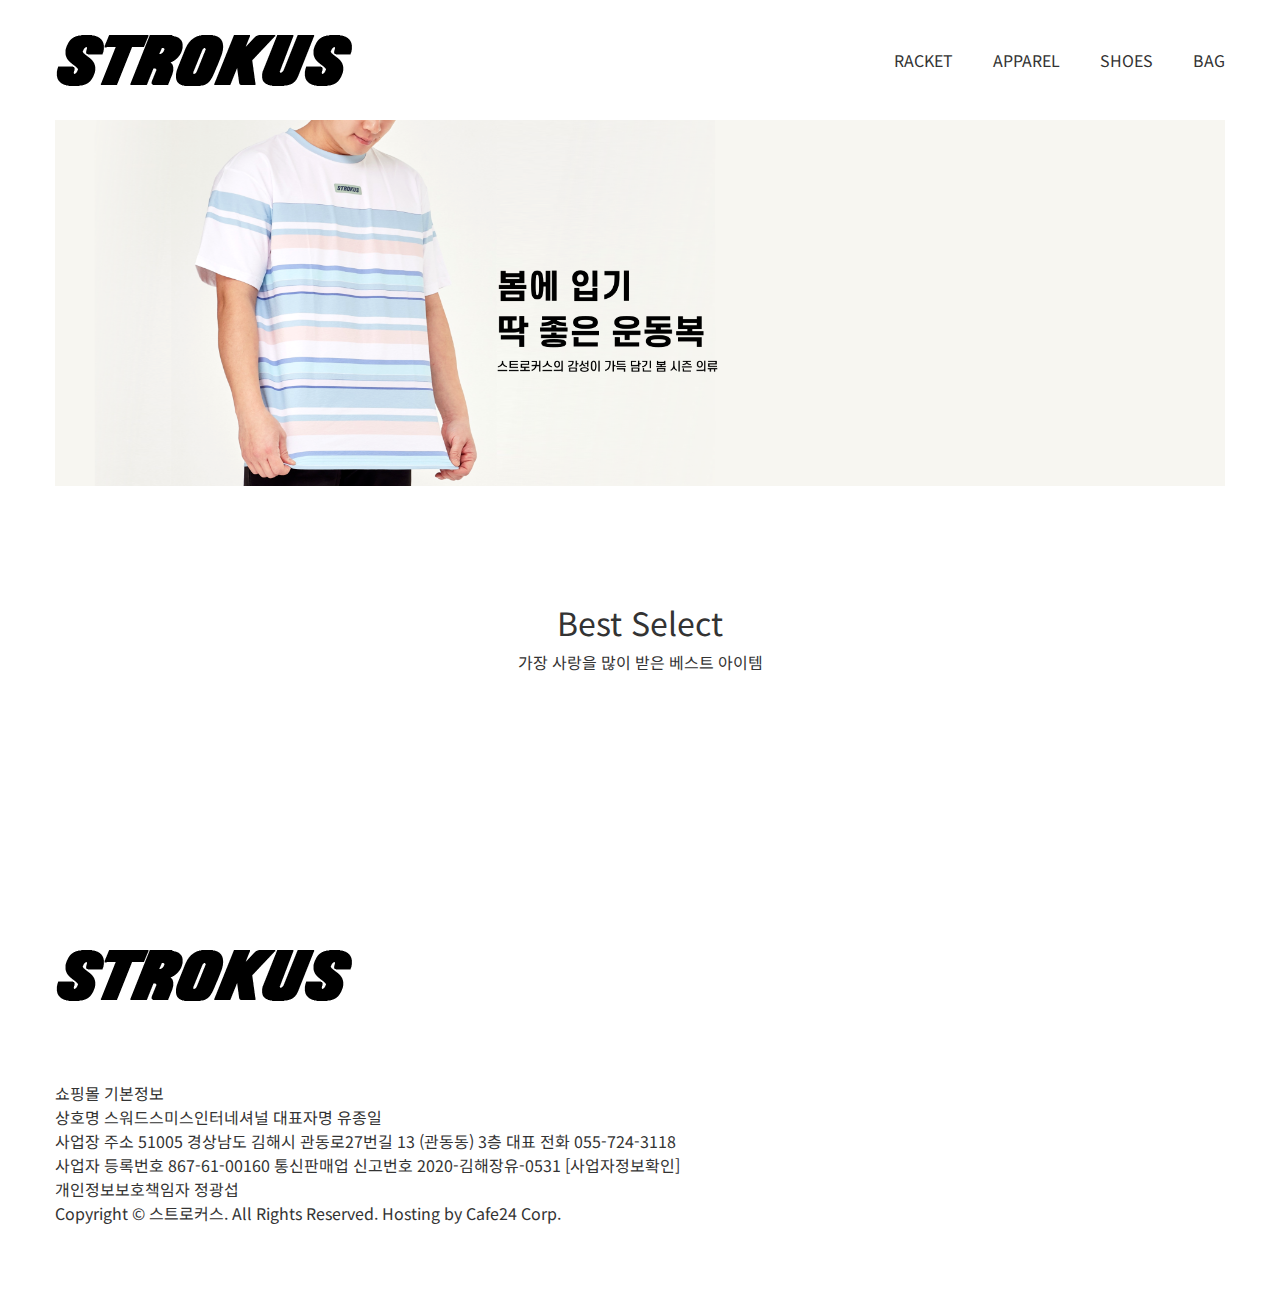
<file: 시안 코드로 만들기/index.html>
<!DOCTYPE html>
<html lang="ko">

<head>
    <meta charset="UTF-8">
    <meta name="viewport" content="width=device-width, initial-scale=1.0">
    <title>스트로커스 사이트 </title>
    <link rel="stylesheet" href="./css/reset.css">
    <link rel="stylesheet" href="./css/fonts.css">
    <link rel="stylesheet" href="./css/style.css">
    <style>

    </style>

</head>

<body>
    <header class="header">
        <div class="inner">
            <h1>
                <a href="/">
                    <img src="./imagse/logo.png" alt="">
                </a>
            </h1>
            <nav class="gnb">
                <ul>
                    <li><a href="">RACKET</a></li>
                    <li><a href="">APPAREL</a></li>
                    <li><a href="">SHOES</a></li>
                    <li><a href="">BAG</a></li>
                </ul>
            </nav>
        </div>
        <section class="main_visual">
            <img src="./imagse/사진002.png" alt="" srcset="">
        </section>
    </header>
    <main id="content">
        <section class="main_content">
            <h2>Best Select</h2>
            <p>가장 사랑을 많이 받은 베스트 아이템</p>
          
        </section>
        <main>

            <footer class="footer">
                <div class="ft">
                    <div class="inner">
                        <div class="ft">
                            <div class="inner">
                                <img src="./imagse/logo.png" al>
                            </div>
                            <ul class="customer">
                                <li><a href="">쇼핑몰 기본정보</a></li>
                                <li><a href="">상호명 스워드스미스인터네셔널
                                        대표자명 유종일 </a></li>
                                <li><a href="">사업장 주소 51005 경상남도 김해시 관동로27번길 13 (관동동) 3층
                                        대표 전화 055-724-3118</a></li>
                                <li><a href="">사업자 등록번호 867-61-00160
                                        통신판매업 신고번호 2020-김해장유-0531 [사업자정보확인]</a></li>
                                <li><a href="">개인정보보호책임자 정광섭
                                    </a></li>
                                <li><a href="">Copyright © 스트로커스. All Rights Reserved. Hosting by Cafe24 Corp.</a></li>
                            </ul>
                        </div>
                    </div>
                </div>
                </div>




            </footer>


</body>


</html>
</file>
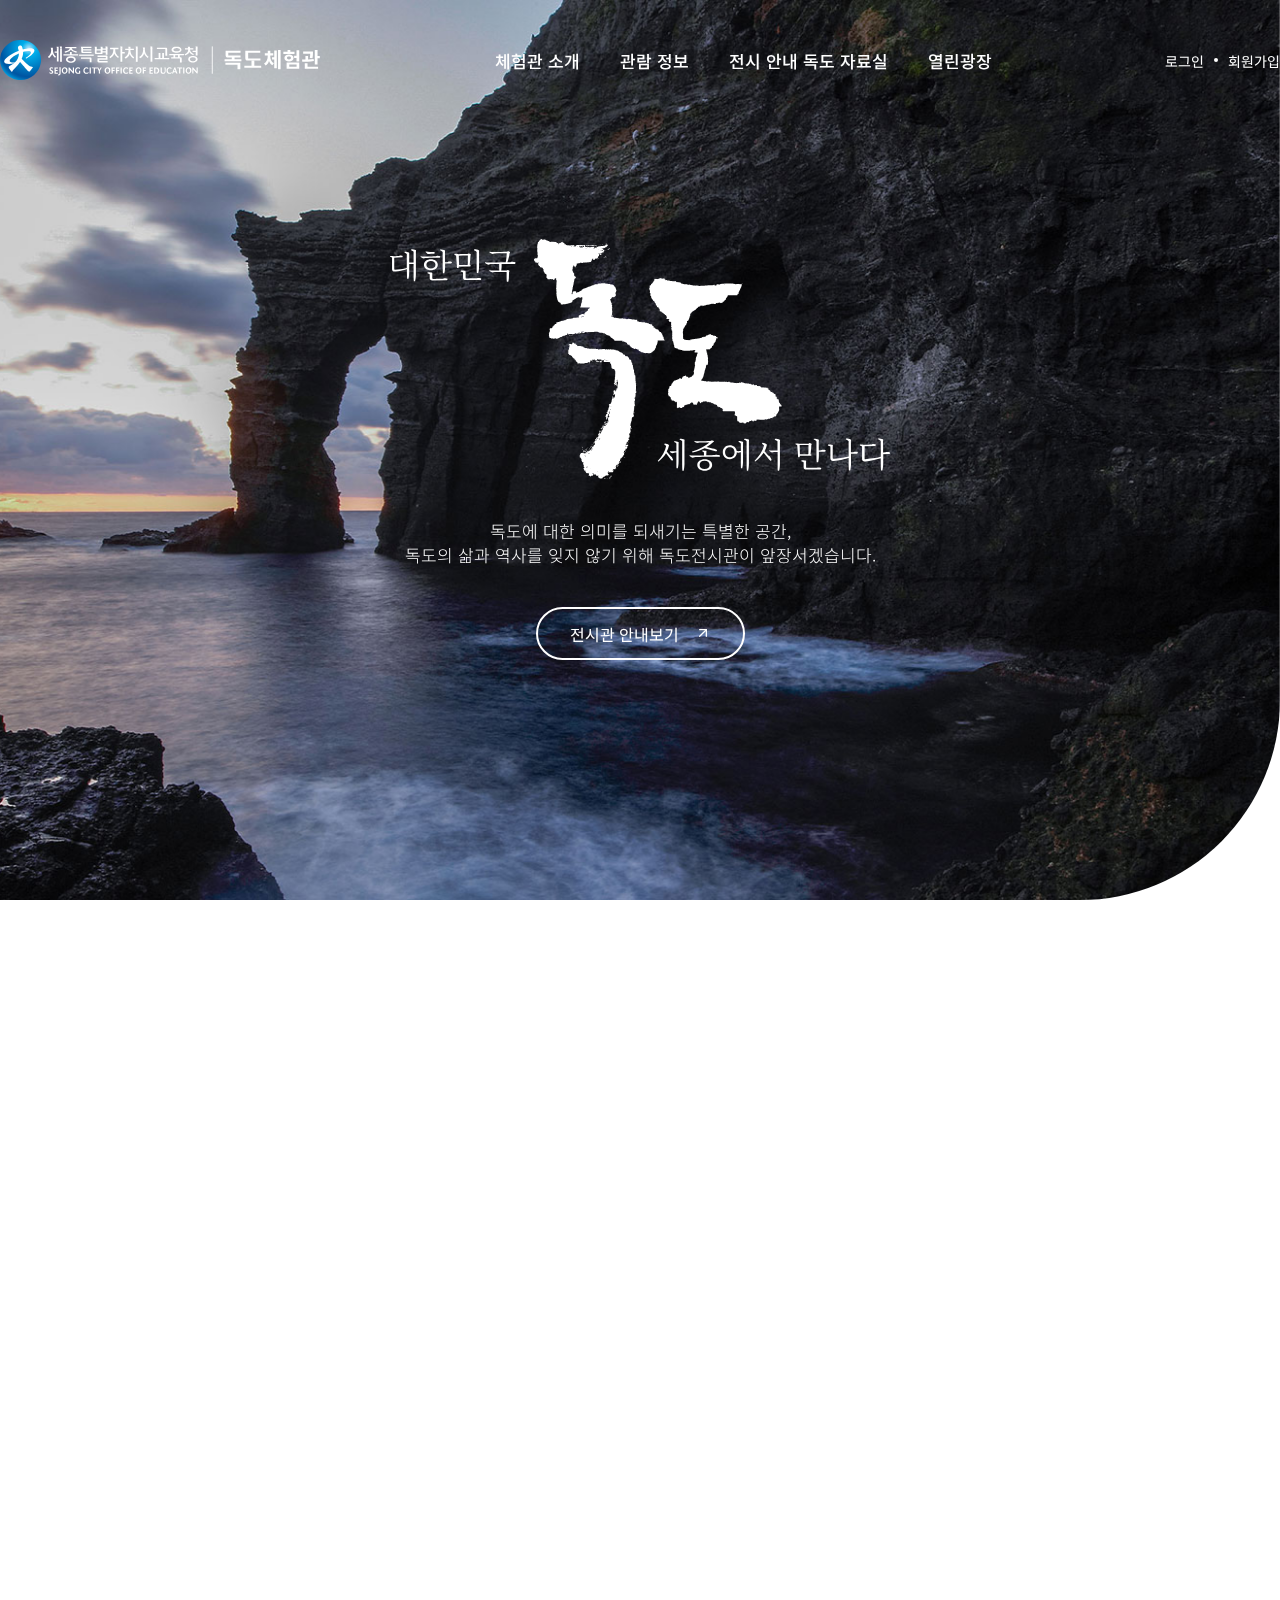
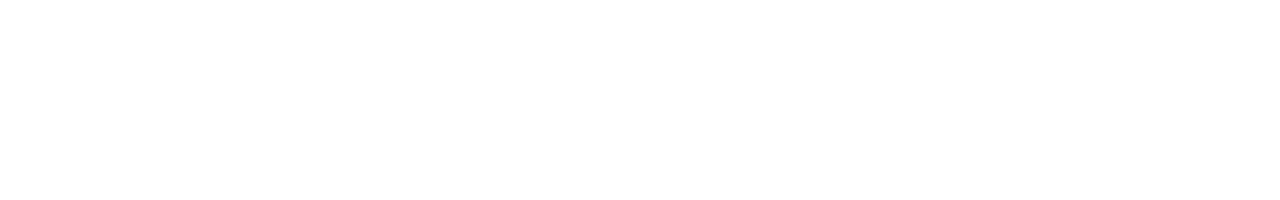
<file: 실습 따라 만들기 독도/index.html>
<!DOCTYPE html>
<html lang="ko">

<head>
    <meta charset="UTF-8">
    <meta name="viewport" content="width=device-width, initial-scale=1.0">
    <title>독도체험관 - 따라 만들기</title>
    <link rel="stylesheet" href="./css/reset.css">
    <link rel="stylesheet" href="./css/fonts.css">
    <link rel="stylesheet" href="./css/base.css">
    <link rel="stylesheet" href="./css/swiper-bundle.css">
    <link rel="stylesheet" href="./css/style.css">

    <script src="./js/jquery-1.12.4.min.js"></script>
    <script src="./js/swiper-bundle.min.js"></script>
    <script src="./js/coustom.js"></script>
</head>

<body>

    <header class="header">
        <div class="inner hd_wrap">
            <h1>
                <a href="">
                    <img src="./images/logo_simbol.svg" alt="">
                    <img src="./images/logo_tx.svg" alt="" class="logo_txt">
                </a>
            </h1>
            <nav class="gnb">
                <ul>
                    <li><a href="">체험관 소개</a></li>
                    <li><a href="">관람 정보</a></li>
                    <li><a href=""> 전시 안내 독도 자료실</a></li>
                    <li><a href=""> 열린광장</a></li>
                </ul>
            </nav>
            <div class="utils">
                <ul>
                    <li><a href="">로그인</a></li>
                    <li><a href="">회원가입</a></li>
                </ul>
            </div>
        </div>
    </header>

    <main id="content">
        <section class="main_visual">
            <h2 class="blind"></h2>
            <div class="swiper main_visual_slide">
                <div class="swiper-wrapper">
                    <div class="swiper-slide itm itm01">
                        <div class="bg" data-swiper-parallax="45%"></div>
                        <div class="slg">
                            <figure>
                                <img src="./images/visual_tx.svg" alt="" srcset="">
                            </figure>
                            <p>
                                독도에 대한 의미를 되새기는 특별한 공간,<br>
                                독도의 삶과 역사를 잊지 않기 위해 독도전시관이
                                앞장서겠습니다.
                            </p>
                            <a href="" class="btn">전시관 안내보기</a>
                        </div>
                    </div>
                    <div class="swiper-slide itm itm02">
                        <div class="bg" data-swiper-parallax="45%"></div>
                        <div class="slg">
                            <figure>
                                <img src="./images/visual_tx.svg" alt="" srcset="">
                            </figure>
                            <p>
                                독도에 대한 의미를 되새기는 특별한 공간,<br>
                                독도의 삶과 역사를 잊지 않기 위해 독도전시관이
                                앞장서겠습니다.
                            </p>
                            <a href="" class="btn">전시관 안내보기</a>
                        </div>
                    </div>
                </div>
            </div>
        </section>
        <div class="test"></div>

        </div>
    </main>

    <footer class="footer">

    </footer>
</body>

</html>
</file>
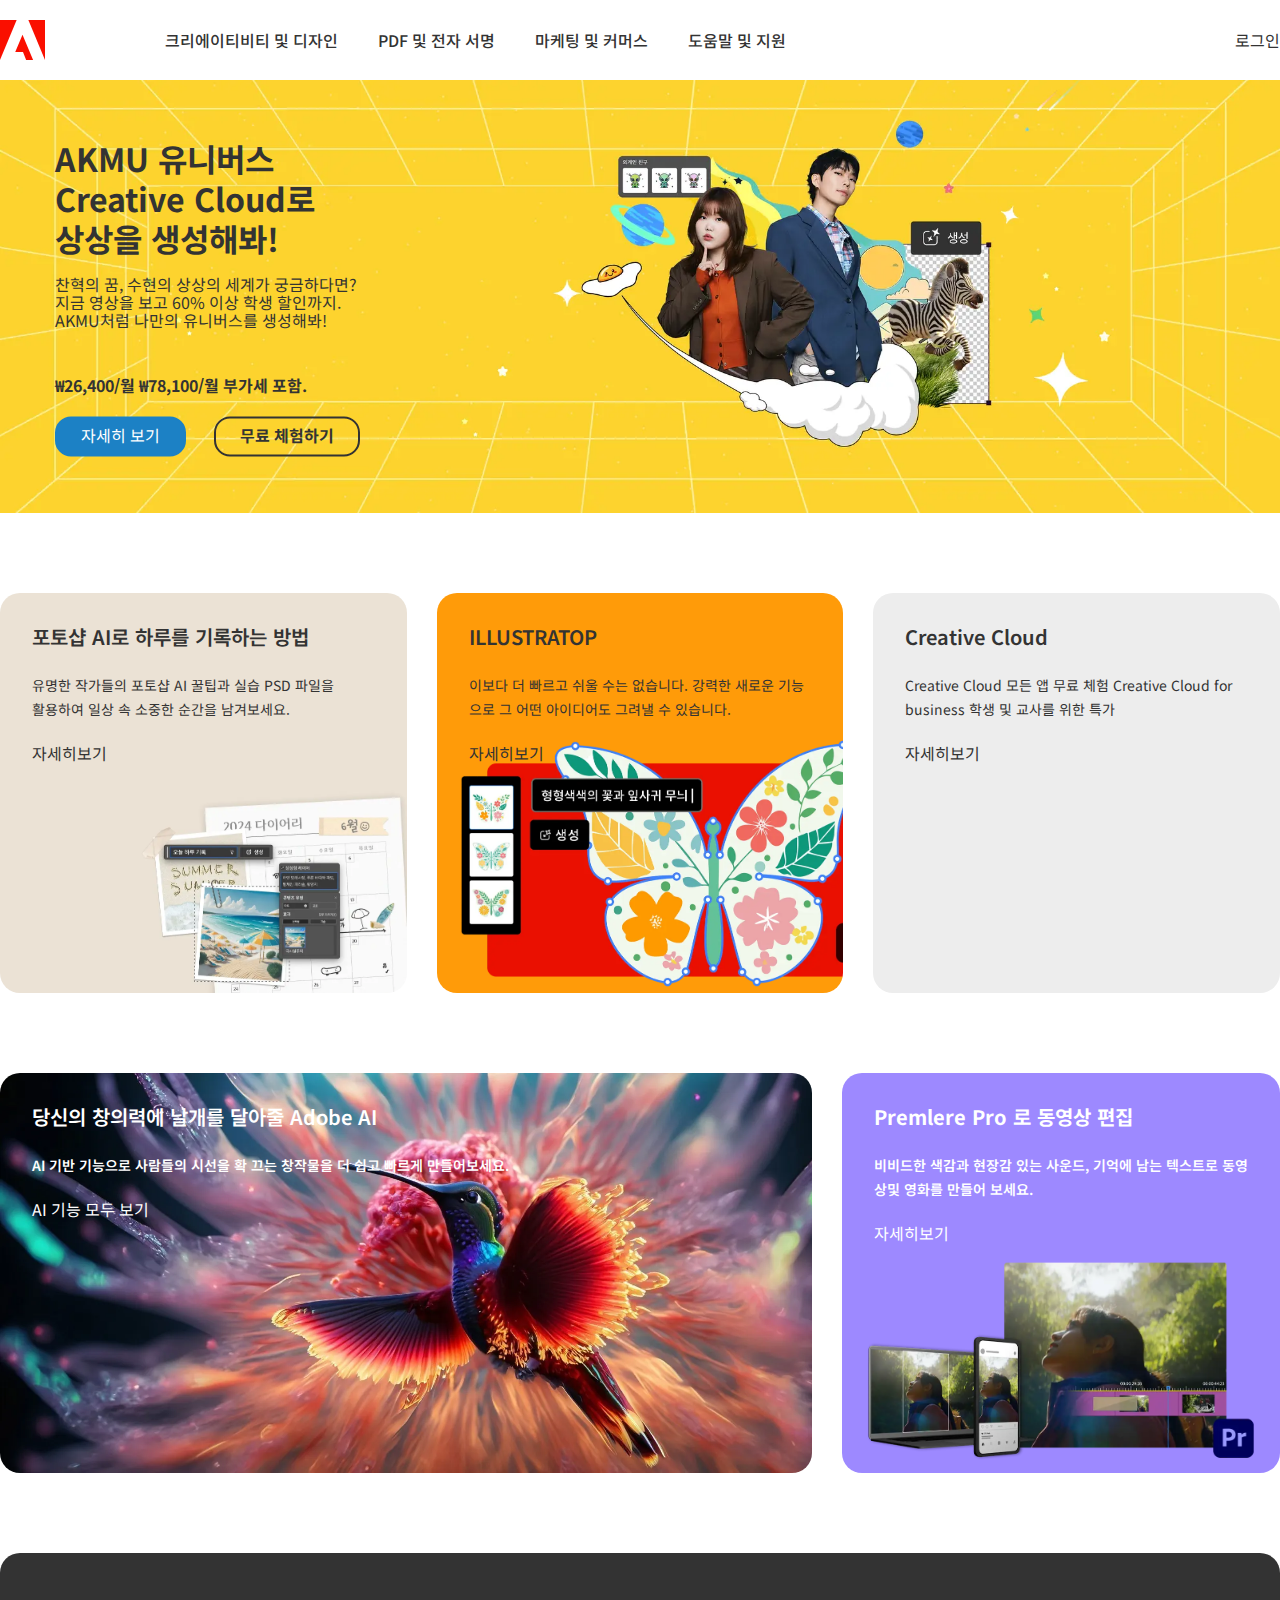
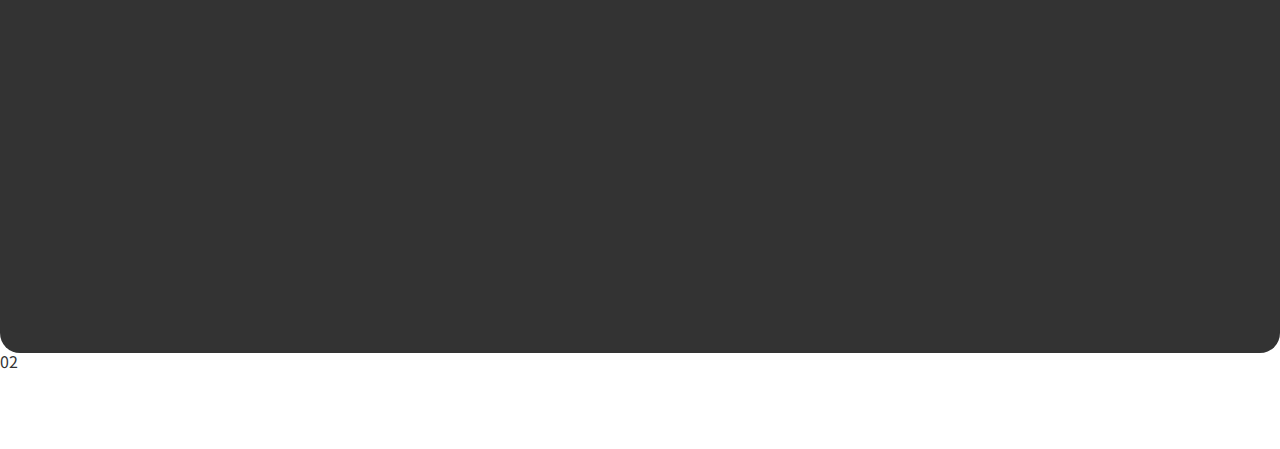
<file: 웹사이트 만들기/index.html>
<!DOCTYPE html>
<html lang="ko">

<head>
    <meta charset="UTF-8">
    <meta name="viewport" content="width=, initial-scale=1.0">
    <title>어도비 사이트 만들기</title>
    <link rel="stylesheet" href="./css/reset.css">
    <link rel="stylesheet" href="./css/base.css">
    <link rel="stylesheet" href="./css/style.css">
</head>

<body>
    <header class="header">
        <div class="inner">
            <h1>
                <a href="/">
                    <img src="./images/logo.svg" alt="">
                </a>
            </h1>

            <nav class="gnb">
                <ul>
                    <li><a href="">크리에이티비티 및 디자인</a></li>
                    <li><a href="">PDF 및 전자 서명</a></li>
                    <li><a href="">마케팅 및 커머스</a></li>
                    <li><a href="">도움말 및 지원</a></li>
                </ul>
            </nav>

            <div class="utils">
                <a href="">로그인</a>
            </div>
        </div>
    </header>
    <section class="main_visual">
        <img src="./images/배너.webp" alt="">
        <div class="slg">
            <h2>AKMU 유니버스<br>
                Creative Cloud로<br>
                상상을 생성해봐!
            </h2>
            <p>
                찬혁의 꿈, 수현의 상상의 세계가 궁금하다면?<br>
                지금 영상을 보고 60% 이상 학생 할인까지.<br>
                AKMU처럼 나만의 유니버스를 생성해봐!
            </p>

            <div class="price">₩26,400/월 ₩78,100/월 부가세 포함.</div>

            <a href="" class="btn">자세히 보기</a>
            <a href="" class="btn2">무료 체험하기</a>

        </div>

    </section>
    <section class="main_content">
        <div class="inner">
            <div class="itm m01">
                <h3>포토샵 AI로 하루를 기록하는 방법 </h3>
                <p>
                    유명한 작가들의 포토샵 AI 꿀팁과 실습 PSD 파일을<br>
                    활용하여 일상 속 소중한 순간을 남겨보세요.
                </p>
                <a href="">자세히보기</a>

            </div>

            <div class="itm m02">
                <h3>ILLUSTRATOP</h3>
                <p>이보다 더 빠르고 쉬울 수는 없습니다. 강력한 새로운 기능으로
                    그 어떤 아이디어도 그려낼 수 있습니다.</p>
                <a href="">자세히보기</a>
            </div>

            <div class="itm m03">
                <h3> Creative Cloud</h3>
                <p>Creative Cloud 모든 앱 무료 체험

                    Creative Cloud for business

                    학생 및 교사를 위한 특가</p>
                <a href="">자세히보기</a>
            </div>
        </div>
    </section>
    <section class="main_content2">
        <div class="inner">

            <div class="itm m08">
                <h4>당신의 창의력에 날개를 달아줄 Adobe AI</h4>

                <p>AI 기반 기능으로 사람들의 시선을 확 끄는 창작물을 더 쉽고 빠르게 만들어보세요. </p>
                <a href="">AI 기능 모두 보기</a>

            </div>
            <div class="itm m09">
                <h5>Premlere Pro 로 동영상 편집</h5>
                <p>비비드한 색감과 현장감 있는 사운드, 기억에 남는 텍스트로 동영상및 영화를
                    만들어 보세요.
                </p>
                <a href="">자세히보기</a>
            </div>
        </div>
    </section>
    <section class="main_content3">
        <div class="inner">

            <div class="itm m10">01</div>
        </div>

        <div class="imt11">02</div>
    </section>



</body>

</html>
</file>
<file: 시안 코드로 만들기/css/fonts.css>
@import url('https://fonts.googleapis.com/css2?family=Noto+Sans+KR:wght@100..900&display=swap');

body {
    font-family: "Noto Sans KR", system-ui;
}
</file>
<file: 시안 코드로 만들기/css/style.css>
.inner {
    max-width: 1170px;
    margin: 0 auto;
}

.header {}

.header .inner {
    display: flex;
    align-items: center;
    justify-content: space-between;
    height: 120px;
}

.header .gnb>ul {
    display: flex;
    gap: 40px;
}


.main_visual {
    max-width: 1170px;
    margin: 0 auto;
}

.main_content {
    padding: 120px 0;
    margin: auto;
}

.main_content h2 {
    text-align: center;
    font-size: 32px;
}

.main_content p {
    text-align: center;
    font-size: 16px;
    margin-top: 16px;
    margin-bottom: 40px;
}

.main_content .inner {
    display: flex;
    gap: 30px;
}

.main_content .inner .itm {
    flex: 1;
    text-align: center;
}

.footer .inner {
    margin-top: 120px;
    margin-bottom: 80px;
}
 
.footer .ft {
    line-height: 24px;
}
</file>
<file: 실습 따라 만들기 독도/css/fonts.css>
@import url('https://fonts.googleapis.com/css2?family=Noto+Sans+KR:wght@100..900&display=swap');

body {
    font-family: "Noto Sans KR", system-ui;
}
</file>
<file: 실습 따라 만들기 독도/css/base.css>
body {
    color: #444;
}

/* 129/30 1410 */
.inner {
    max-width: 1410px;
    margin: 0 auto;
}

.btn {
    position: relative;
    display: inline-block;
    border: 2px solid #09847f;
    color: #09847f;
    padding: 16px 32px;
    border-radius: 28px;
    overflow: hidden;
}

.btn:hover {
    color: #fff;
}

.btn::after {
    content: "";
    display: inline-block;
    width: 16px;
    height: 16px;
    background: url(../images/arrow-up-right.svg) no-repeat center center/16px;

    margin-left: 16px;
}

.btn:hover::after {
    background: url(../images/arrow-up-right-w.svg) no-repeat center center/16px;
}

.btn::before {
    content: "";
    position: absolute;
    top: 0;
    left: 0;
    right: 0;
    height: 0;
    background: #09847f;

    z-index: -1;

    transition: 0.4s;
}

.btn:hover:before {
    top: auto;
    bottom: 0;
    height: 100%;
}
</file>
<file: 실습 따라 만들기 독도/css/style.css>
.header {
    position: fixed;
    top: 0;
    left: 0;
    right: 0;
    z-index: 999;
}

.header.on {
    background: #fff;
}

.header.on .logo_txt {
    filter: invert();
}

.header .hd_wrap {
    display: flex;
    justify-content: space-between;
    align-items: center;

    height: 120px;

    transition: 0.4s;
}

.header.on .hd_wrap {
    height: 80px;
}

.header h1 {}

.header h1 a {
    display: flex;
}

.header h1 a img {
    height: 40px;
}

.header .gnb {}

.header .gnb>ul {
    display: flex;
    gap: 40px;
}

.header .gnb>ul>li>a {
    color: #fff;
    font-size: 17px;
    font-weight: 500;
}

.header.on .gnb>ul>li>a {
    color: #444;
}

.header .utils ul {
    display: flex;
    gap: 24px;
}

.header .utils ul li~li {
    position: relative;
}

.header .utils ul li~li::before {
    content: "";
    position: absolute;

    top: 50%;
    left: -12px;
    transform: translate(-50%, -50%);

    width: 4px;
    height: 4px;
    border-radius: 50%;
    background: #fff;
}

.header.on .utils ul li~li::before {
    background: #444;
}

.header .utils a {
    color: #fff;
    font-size: 14px;
}

.header.on .utils a {
    color: #444;
}


.main_visual {}


.main_visual .main_visual_slide {
    border-radius: 0 0 200px 0;
}

.main_visual .main_visual_slide .itm {
    position: relative;
    height: 100vh;
    overflow: hidden;
}

.main_visual .main_visual_slide .itm .bg {
    position: absolute;
    inset: 0 0 0 0;

}

.main_visual .main_visual_slide .itm01 .bg {
    background: url(../images/img_visual01.jpg) no-repeat center center/cover;
}

.main_visual .main_visual_slide .itm02 .bg {
    background: url(../images/img_visual02.jpg) no-repeat center center/cover;
}

.main_visual .main_visual_slide .itm .slg {
    position: absolute;
    top: 50%;
    left: 50%;
    transform: translate(-50%, -50%);

    max-width: 500px;
    width: 100%;

    text-align: center;
}

.main_visual .main_visual_slide .itm .slg figure {
    margin-bottom: 40px;
}

.main_visual .main_visual_slide .itm .slg p {
    color: #fff;
    text-align: center;
    font-size: 17px;
    font-weight: 300;
    line-height: 24px;

    margin-bottom: 40px;
}


.main_visual .main_visual_slide .itm .slg .btn {
    border: 2px solid #fff;
    color: #fff;
}


.main_visual .main_visual_slide .itm .slg .btn::after {
    background: url(../images/arrow-up-right-w.svg) no-repeat center center/16px;
}

.test {
    height: 100vh;
}
</file>
<file: 웹사이트 만들기/css/base.css>
@import url('https://fonts.googleapis.com/css2?family=Noto+Sans+KR:wght@100..900&display=swap');

body {
    font-family: "Noto Sans KR", sans-serif;
    color: #333333;
}

.inner {
    max-width: 1410px;
    margin: 0 auto;
}
</file>
<file: 웹사이트 만들기/css/style.css>
.header .inner {
    display: flex;
    align-items: center;
    height: 80px;
}

.header h1 img {
    height: 40px;
}

.header .inner .gnb {
    margin-left: 120px;
    margin-right: auto;

}

.header .inner .gnb>ul {
    display: flex;
    gap: 40px;
    font-size: 16px;
    font-weight: 500;

}

.main_visual {
    position: relative;
}

.main_visual .slg {
    position: absolute;
    top: 50%;
    left: 50%;
    transform: translate(-50%, -50%);

    max-width: 1170px;
    width: 100%;
}

.main_visual .slg h2 {
    font-size: 32px;
    font-weight: 700;
    margin-bottom: 17px;
    line-height: 40px;
}

.main_visual .slg p {
    font-size: 16px;
    margin-bottom: 48px;
    line-height: 18px;
}

.main_visual .slg .price {
    font-weight: 700;
    margin-bottom: 24px;
}

.main_visual .slg .btn {
    display: inline-block;
    border: 2px solid #1c81c5;
    background: #1c81c5;
    color: #fff;
    padding: 8px 24px 12px 24px;
    border-radius: 16px;
    margin-right: 24px;

}

.main_visual .slg .btn2 {
    display: inline-block;
    border: 2px solid #333;
    color: #333;
    font-weight: 700;
    padding: 8px 24px 12px 24px;
    border-radius: 16px;
}

.main_visual img {
    width: 100%;

}

.main_content {
    padding: 80px 0;
}

.main_content .inner {
    display: flex;
    gap: 30px;
}

.main_content .inner .itm {
    flex: 1;
    height: 400px;
    border-radius: 20px;
    padding: 32px;


}

.main_content .inner .m01 {
    background: #e0d9ce url(../images/media_1ec6758b900822514a940013529a9125a8f613208.webp) no-repeat right bottom/cover;

}

.main_content .inner .m02 {
    background: #ff9b09 url(../images/media_12d98b0fe2d16261cd1dac08f586dcd0850841cb3.webp) no-repeat left bottom/cover;

}

.main_content .inner .m03 {
    background: #ededed;
    padding: 32px;
}

.main_content .inner .itm h3 {
    font-size: 20px;
    line-height: 24px;
    font-weight: 600;
    margin-bottom: 24px;
}

.main_content .inner .itm p {
    font-size: 14px;
    line-height: 24px;
    font-weight: 400;
    margin-bottom: 24px;

}

.main_content2 .inner {
    display: flex;
    gap: 30px;

}

.main_content2 .inner .m08 {
    background: #333 url(../images/media_10be4fcce84bd5e486350cc7ff5aa0dbe8cf4964b.webp)no-repeat left bottom/cover;
    flex: 2;
    height: 400px;
    border-radius: 20px;
    padding: 32px;
}

.main_content2 .inner .m09 {
    background: #9d89ff url(../images/media_157a58da1e6760f957c45bc6c1234c5b5fa8b2f9b.webp) no-repeat right bottom/cover;
    flex: 1;
    height: 400px;
    border-radius: 20px;
    padding: 32px;

}

.main_content2 .inner .m08 h4 {
    font-size: 20px;
    line-height: 24px;
    font-weight: 600;
    margin-bottom: 24px;
    color: #fff;
}

.main_content2 .inner .m08 p {
    font-size: 14px;
    line-height: 24px;
    font-weight: 600;
    margin-bottom: 24px;
    color: #fff;
}

.main_content2 .inner .m08 a {
    color: #fff;
}

.main_content2 .inner .m09 h5 {
    font-size: 20px;
    line-height: 24px;
    font-weight: 700;
    margin-bottom: 24px;
    color: #ffffff;
}

.main_content2 .inner .m09 p {
    font-size: 14px;
    line-height: 24px;
    font-weight: 600;
    margin-bottom: 24px;
    color: #fff;
}

.main_content2 .inner .m09 a {
    color: #fff;
}

.main_content3 {
    padding: 80px 0;
}

.main_content3 .inner {
    display: flex;
    gap: 30px;
}

.main_content3 .itm {
    flex: 1;
    height: 400px;
    border-radius: 20px;
    padding: 32px;
    background: #333;
}

.main_content3 .itm .m11 {}
</file>
